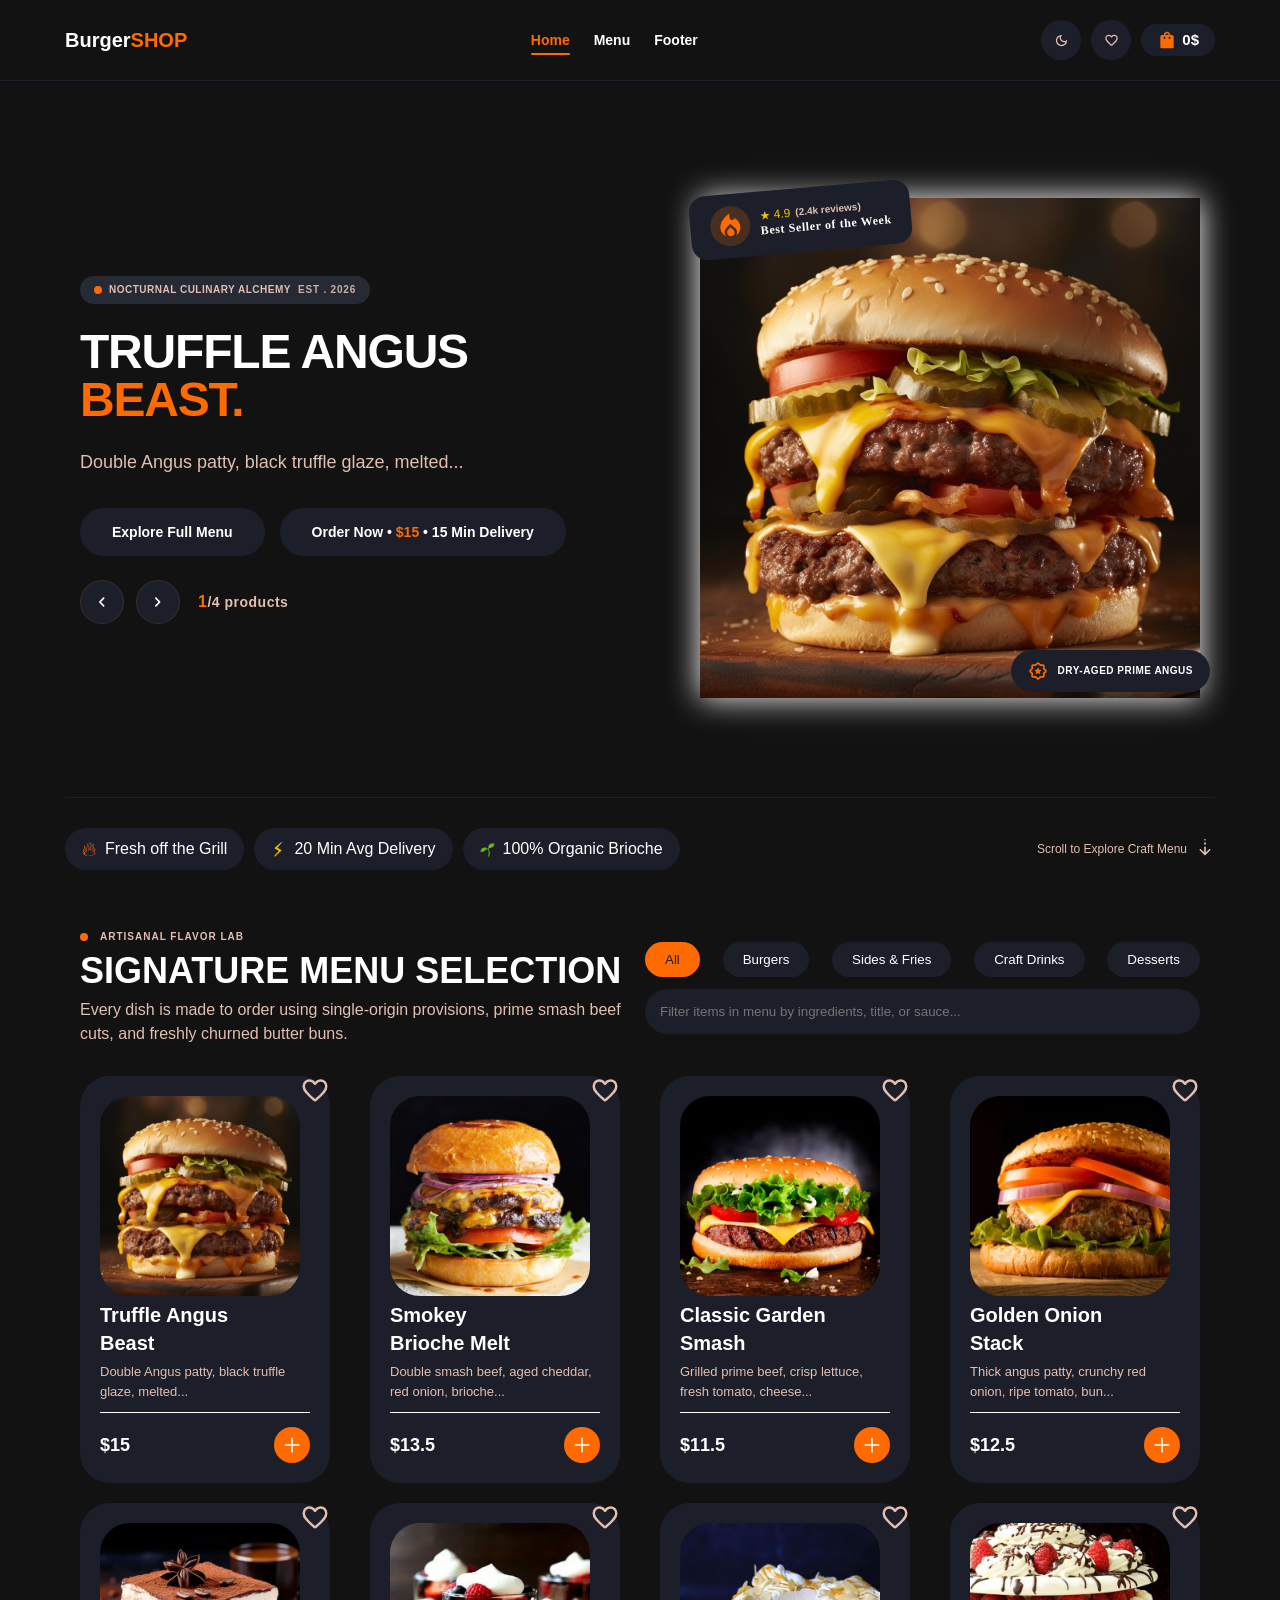
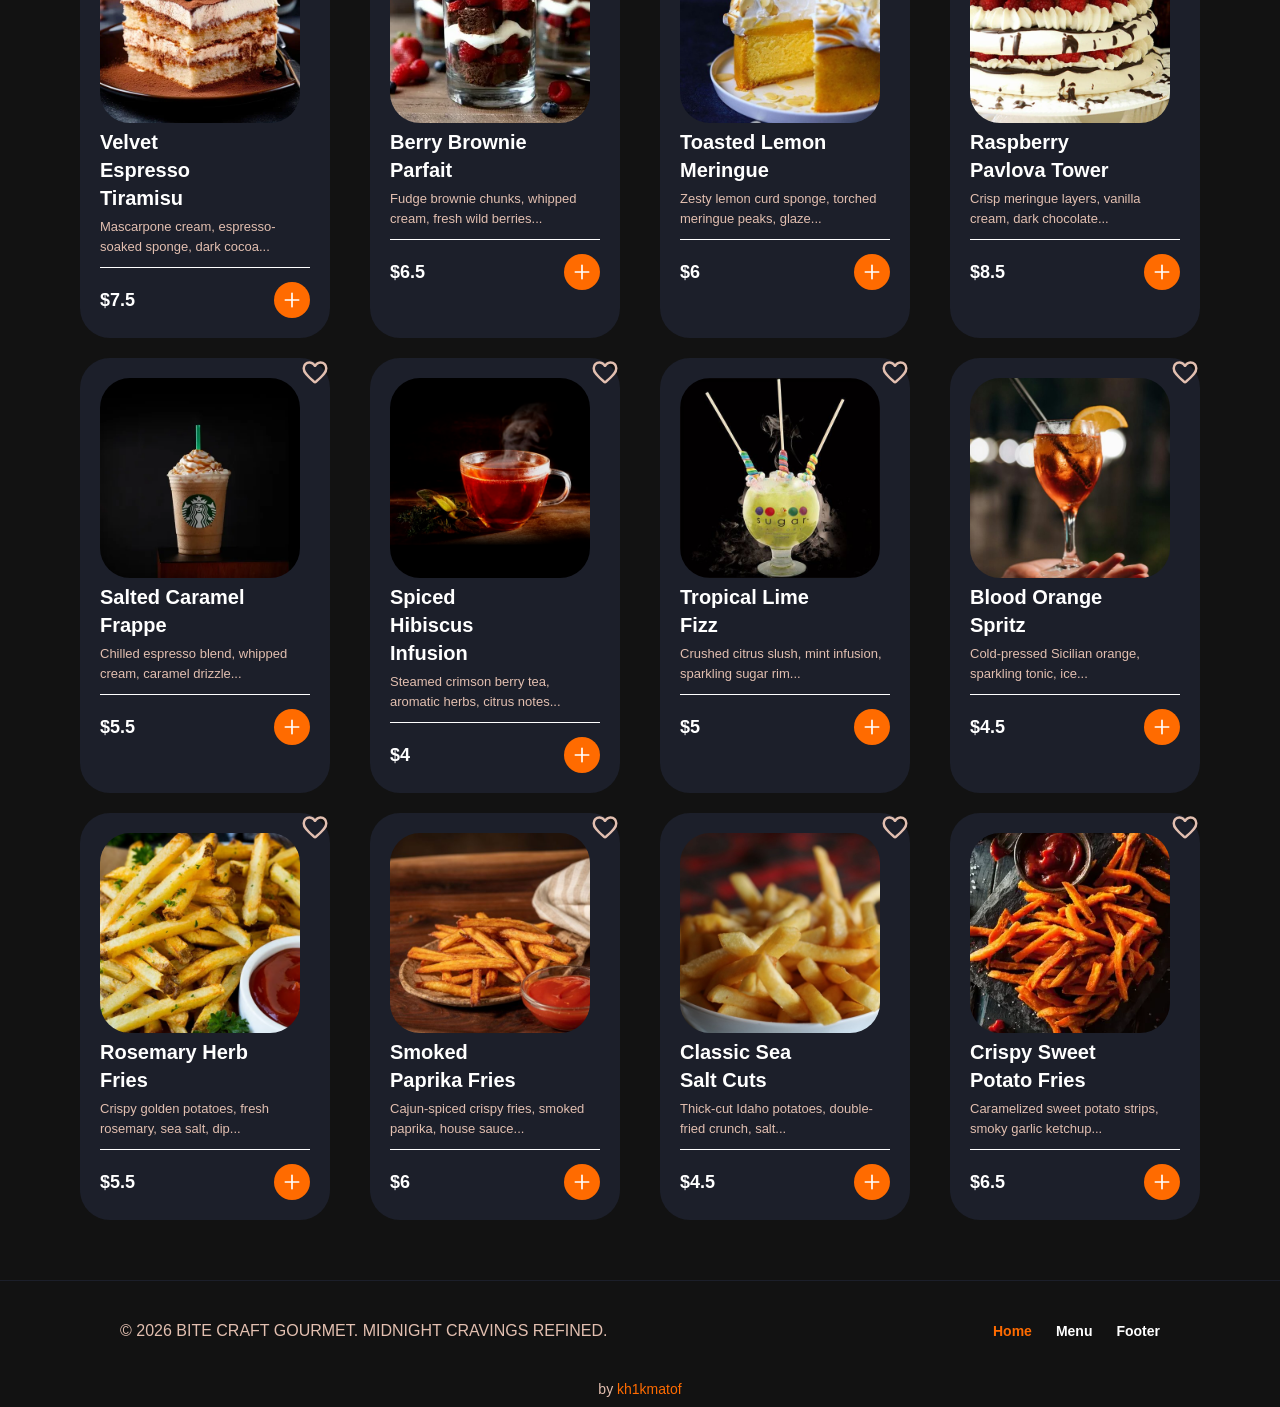
<file: index.html>
<!DOCTYPE html>
<html lang="en">

<head>
    <meta charset="UTF-8">
    <meta name="viewport" content="width=device-width, initial-scale=1.0">
    <title>BurgerSHOP</title>
    <link rel="stylesheet" href="styles/style.css">
</head>

<body class="dark-mode">
    <header class="header" id="home">
        <nav class="nav">
            <div class="container">
                <a href="#" class="nav-logo">Burger<span>SHOP</span></a>
                <ul class="nav_links">
                    <li><a class="nav_links-link active" href="#home">Home</a></li>
                    <li><a class="nav_links-link" href="#menu">Menu</a></li>
                    <li><a class="nav_links-link" href="#footer">Footer</a></li>
                </ul>
                <div class="nav_buttons">
                    <div class="nav__theme">
                        <button class="nav_buttons-theme active"><svg xmlns="http://www.w3.org/2000/svg" width="32"
                                height="32"
                                viewBox="0 0 24 24"><!-- Icon from Material Symbols by Google - https://github.com/google/material-design-icons/blob/master/LICENSE -->
                                <path fill="currentColor"
                                    d="M12 21q-3.75 0-6.375-2.625T3 12t2.625-6.375T12 3q.35 0 .688.025t.662.075q-1.025.725-1.638 1.888T11.1 7.5q0 2.25 1.575 3.825T16.5 12.9q1.375 0 2.525-.613T20.9 10.65q.05.325.075.662T21 12q0 3.75-2.625 6.375T12 21m0-2q2.2 0 3.95-1.213t2.55-3.162q-.5.125-1 .2t-1 .075q-3.075 0-5.238-2.163T9.1 7.5q0-.5.075-1t.2-1q-1.95.8-3.163 2.55T5 12q0 2.9 2.05 4.95T12 19m-.25-6.75" />
                            </svg></button>
                        <button class="nav_buttons-theme  "><svg xmlns="http://www.w3.org/2000/svg" width="32"
                                height="32"
                                viewBox="0 0 24 24"><!-- Icon from Material Symbols by Google - https://github.com/google/material-design-icons/blob/master/LICENSE -->
                                <path fill="currentColor"
                                    d="M11.288 4.713Q11 4.425 11 4V2q0-.425.288-.712T12 1t.713.288T13 2v2q0 .425-.288.713T12 5t-.712-.288M16.95 7.05q-.275-.275-.275-.687t.275-.713l1.4-1.425q.3-.3.712-.3t.713.3q.275.275.275.7t-.275.7L18.35 7.05q-.275.275-.7.275t-.7-.275M20 13q-.425 0-.713-.288T19 12t.288-.712T20 11h2q.425 0 .713.288T23 12t-.288.713T22 13zm-8.712 9.713Q11 22.425 11 22v-2q0-.425.288-.712T12 19t.713.288T13 20v2q0 .425-.288.713T12 23t-.712-.288M5.65 7.05l-1.425-1.4q-.3-.3-.3-.725t.3-.7q.275-.275.7-.275t.7.275L7.05 5.65q.275.275.275.7t-.275.7q-.3.275-.7.275t-.7-.275m12.7 12.725l-1.4-1.425q-.275-.3-.275-.712t.275-.688t.688-.275t.712.275l1.425 1.4q.3.275.288.7t-.288.725q-.3.3-.725.3t-.7-.3M2 13q-.425 0-.712-.288T1 12t.288-.712T2 11h2q.425 0 .713.288T5 12t-.288.713T4 13zm2.225 6.775q-.275-.275-.275-.7t.275-.7L5.65 16.95q.275-.275.687-.275t.713.275q.3.3.3.713t-.3.712l-1.4 1.4q-.3.3-.725.3t-.7-.3M7.75 16.25Q6 14.5 6 12t1.75-4.25T12 6t4.25 1.75T18 12t-1.75 4.25T12 18t-4.25-1.75m7.075-1.425Q16 13.65 16 12t-1.175-2.825T12 8T9.175 9.175T8 12t1.175 2.825T12 16t2.825-1.175M12 12" />
                            </svg></button>
                    </div>
                    <a href="favourite.html" class="nav_buttons-favourite"><svg xmlns="http://www.w3.org/2000/svg"
                            width="32" height="32"
                            viewBox="0 0 24 24"><!-- Icon from Material Symbols by Google - https://github.com/google/material-design-icons/blob/master/LICENSE -->
                            <path fill="currentColor"
                                d="M11.288 20.2q-.363-.125-.638-.4l-1.725-1.575q-2.65-2.425-4.787-4.812T2 8.15Q2 5.8 3.575 4.225T7.5 2.65q1.325 0 2.5.562t2 1.538q.825-.975 2-1.537t2.5-.563q2.35 0 3.925 1.575T22 8.15q0 2.875-2.125 5.275T15.05 18.25l-1.7 1.55q-.275.275-.637.4t-.713.125t-.712-.125M11.05 6.75q-.725-1.025-1.55-1.562t-2-.538q-1.5 0-2.5 1t-1 2.5q0 1.3.925 2.763t2.213 2.837t2.65 2.575T12 18.3q.85-.775 2.213-1.975t2.65-2.575t2.212-2.837T20 8.15q0-1.5-1-2.5t-2.5-1q-1.175 0-2 .538T12.95 6.75q-.175.25-.425.375T12 7.25t-.525-.125t-.425-.375m.95 4.725" />
                        </svg></a>
                    <a href="basket.html" class="nav_buttons-basket">
                        <svg xmlns="http://www.w3.org/2000/svg" width="32" height="32"
                            viewBox="0 0 24 24"><!-- Icon from Google Material Icons by Material Design Authors - https://github.com/material-icons/material-icons/blob/master/LICENSE -->
                            <path fill="currentColor"
                                d="M18 6h-2c0-2.21-1.79-4-4-4S8 3.79 8 6H6c-1.1 0-2 .9-2 2v12c0 1.1.9 2 2 2h12c1.1 0 2-.9 2-2V8c0-1.1-.9-2-2-2m-8 4c0 .55-.45 1-1 1s-1-.45-1-1V8h2zm2-6c1.1 0 2 .9 2 2h-4c0-1.1.9-2 2-2m4 6c0 .55-.45 1-1 1s-1-.45-1-1V8h2z" />
                        </svg>
                        <span>0$</span>
                    </a>
                </div>
            </div>
        </nav>
        <section class="header_section">
            <div class="container">
                <div class="header__div">
                    <div class="header__div_about">
                        <p class="header__about-text">NOCTURNAL CULINARY ALCHEMY</p>
                        <p class="header__about-year"> EST . 2026</p>
                    </div>
                    <div class="header__div_title hero-animate">
                        <h1 class="header__title-first" id="heroTitleFirst">CRAFTED BURGERS.</h1>
                        <h1 class="header__title-second" id="heroTitleSecond">UNFORGETTABLE BITES.</h1>
                    </div>
                    <p class="header__div-text hero-animate" id="heroText">
                        100% Angus smash beef, golden butter brioche, house-whipped
                        black truffle aioli, melted 24-month aged cheddar, and artisanal
                        smoked relish seared at 600°F.
                    </p>
                    <div class="header__div_buttons">
                        <a href="#menu" class="header__buttons-button">Explore Full Menu</a>
                        <button class="header__buttons-button" id="heroOrderBtn">
                            Order Now • <span id="heroPrice">$15</span> • 15 Min Delivery
                        </button>
                    </div>
                    <div class="header__div_arrows">
                        <button class="header__arrows-button" id="heroPrevBtn">
                            <svg xmlns="http://www.w3.org/2000/svg" width="32" height="32" viewBox="0 0 24 24">
                                <path fill="currentColor"
                                    d="m10.8 12l3.9 3.9q.275.275.275.7t-.275.7t-.7.275t-.7-.275l-4.6-4.6q-.15-.15-.212-.325T8.425 12t.063-.375t.212-.325l4.6-4.6q.275-.275.7-.275t.7.275t.275.7t-.275.7z" />
                            </svg>
                        </button>
                        <button class="header__arrows-button" id="heroNextBtn">
                            <svg xmlns="http://www.w3.org/2000/svg" width="32" height="32" viewBox="0 0 24 24">
                                <path fill="currentColor"
                                    d="M12.6 12L8.7 8.1q-.275-.275-.275-.7t.275-.7t.7-.275t.7.275l4.6 4.6q.15.15.213.325t.062.375t-.062.375t-.213.325l-4.6 4.6q-.275.275-.7.275t-.7-.275t-.275-.7t.275-.7z" />
                            </svg>
                        </button>

                        <!-- Slayd raqamini ko'rsatuvchi matn -->
                        <p class="header__arrows-count" id="heroSlideCount"><span>1</span>/4 products</p>
                    </div>
                </div>

                <div class="header__img">
                    <img class="header-img hero-animate" id="heroImg" src="images/header.png" alt="">
                    <div class="header__img_div">
                        <svg class="header__div-fire" xmlns="http://www.w3.org/2000/svg" width="32" height="32"
                            viewBox="0 0 24 24"><!-- Icon from Google Material Icons by Material Design Authors - https://github.com/material-icons/material-icons/blob/master/LICENSE -->
                            <path fill="currentColor"
                                d="m12 12.9l-2.13 2.09c-.56.56-.87 1.29-.87 2.07C9 18.68 10.35 20 12 20s3-1.32 3-2.94c0-.78-.31-1.52-.87-2.07z" />
                            <path fill="currentColor"
                                d="m16 6l-.44.55C14.38 8.02 12 7.19 12 5.3V2S4 6 4 13c0 2.92 1.56 5.47 3.89 6.86c-.56-.79-.89-1.76-.89-2.8c0-1.32.52-2.56 1.47-3.5L12 10.1l3.53 3.47c.95.93 1.47 2.17 1.47 3.5c0 1.02-.31 1.96-.85 2.75c1.89-1.15 3.29-3.06 3.71-5.3c.66-3.55-1.07-6.9-3.86-8.52" />
                        </svg>
                        <div class="header__img__about">
                            <div class="header___about_top">
                                <span class="header___about_top-span">★ 4.9</span>
                                <span class="header___about_top-review">(2.4k reviews)</span>
                            </div>
                            <p class="header__img__about-text">Best Seller of the Week</p>
                        </div>
                    </div>
                    <div class="header__img_dry">
                        <svg xmlns="http://www.w3.org/2000/svg" width="32" height="32"
                            viewBox="0 0 24 24"><!-- Icon from Material Symbols by Google - https://github.com/google/material-design-icons/blob/master/LICENSE -->
                            <path fill="currentColor"
                                d="m12 14.475l1.9 1.15q.275.175.55-.012t.2-.513l-.5-2.175l1.7-1.475q.25-.225.15-.537t-.45-.338l-2.225-.175l-.875-2.05q-.125-.3-.45-.3t-.45.3l-.875 2.05l-2.225.175q-.35.025-.45.338t.15.537l1.7 1.475l-.5 2.175q-.075.325.2.513t.55.012zM8.65 20H6q-.825 0-1.412-.587T4 18v-2.65L2.075 13.4q-.275-.3-.425-.662T1.5 12t.15-.737t.425-.663L4 8.65V6q0-.825.588-1.412T6 4h2.65l1.95-1.925q.3-.275.663-.425T12 1.5t.738.15t.662.425L15.35 4H18q.825 0 1.413.588T20 6v2.65l1.925 1.95q.275.3.425.663t.15.737t-.15.738t-.425.662L20 15.35V18q0 .825-.587 1.413T18 20h-2.65l-1.95 1.925q-.3.275-.662.425T12 22.5t-.737-.15t-.663-.425zm.85-2l2.5 2.5l2.5-2.5H18v-3.5l2.5-2.5L18 9.5V6h-3.5L12 3.5L9.5 6H6v3.5L3.5 12L6 14.5V18zm2.5-6" />
                        </svg>
                        <span class="header__img_dry-text">DRY-AGED PRIME ANGUS</span>
                    </div>
                </div>

                <div class="header__bottom">
                    <ul class="header__texts">
                        <li class="header__texts-text"><img src="images/icons/fire.svg" alt="">Fresh off the Grill</li>
                        <li class="header__texts-text"><img src="images/icons/light.svg" alt=""> 20 Min Avg Delivery
                        </li>
                        <li class="header__texts-text"><img src="images/icons/green.svg" alt="">100% Organic Brioche
                        </li>
                    </ul>
                    <a href="#menu" class="header__bottom-btn">
                        Scroll to Explore Craft Menu
                        <svg xmlns="http://www.w3.org/2000/svg" width="32" height="32"
                            viewBox="0 0 24 24"><!-- Icon from Material Symbols by Google - https://github.com/google/material-design-icons/blob/master/LICENSE -->
                            <path fill="currentColor"
                                d="M11.625 21.825q-.175-.075-.325-.225l-5.6-5.575q-.275-.275-.275-.7T5.7 14.6q.3-.3.713-.3t.712.3L11 18.5v-6.175q0-.425.288-.712t.712-.288t.713.288t.287.712V18.5l3.9-3.9q.275-.275.688-.275t.712.3q.275.275.275.7t-.275.7L12.7 21.6q-.15.15-.325.225T12 21.9t-.375-.075m-.337-12.787Q11 8.75 11 8.325v-1q0-.425.288-.712T12 6.325t.713.288t.287.712v1q0 .425-.288.713T12 9.325t-.712-.287m0-5Q11 3.75 11 3.325t.288-.712t.712-.288t.713.288t.287.712t-.288.713t-.712.287t-.712-.288" />
                        </svg>
                    </a>
                </div>
            </div>
        </section>
    </header>

    <main class="main" id="menu">
        <section class="menu">
            <div class="container">
                <div class="menu_top">

                    <div class="menu_about">
                        <p class="menu-top">ARTISANAL FLAVOR LAB</p>
                        <h1 class="menu-title">SIGNATURE MENU SELECTION</h1>
                        <p class="menu-text">
                            Every dish is made to order using single-origin provisions, prime smash beef cuts,
                            and freshly churned butter buns.
                        </p>
                    </div>
                    <div class="menu_filter">
                        <div class="menu__buttons">
                            <button class="menu__buttons-button active">All</button>
                            <button class="menu__buttons-button">Burgers</button>
                            <button class="menu__buttons-button">Sides & Fries</button>
                            <button class="menu__buttons-button">Craft Drinks</button>
                            <button class="menu__buttons-button">Desserts</button>
                        </div>
                        <input type="text" class="menu_filter-input"
                            placeholder="Filter items in menu by ingredients, title, or sauce...">
                    </div>
                </div>
                <div class="menu_cards">
                    <!-- <div class="menu__card">
                        <div class="menu_favourite">
                            <button class="menu-favourite">
                                <svg class="menu-favourite-svg " xmlns="http://www.w3.org/2000/svg" width="32" height="32"
                                    viewBox="0 0 24 24">
                                    <path fill="currentColor"
                                        d="M11.288 20.2q-.363-.125-.638-.4l-1.725-1.575q-2.65-2.425-4.787-4.812T2 8.15Q2 5.8 3.575 4.225T7.5 2.65q1.325 0 2.5.562t2 1.538q.825-.975 2-1.537t2.5-.563q2.35 0 3.925 1.575T22 8.15q0 2.875-2.125 5.275T15.05 18.25l-1.7 1.55q-.275.275-.637.4t-.713.125t-.712-.125" />
                                </svg>
                                <svg class="menu-favourite-svg active" xmlns="http://www.w3.org/2000/svg" width="32" height="32"
                                    viewBox="0 0 24 24">
                                    <path fill="currentColor"
                                        d="M11.288 20.2q-.363-.125-.638-.4l-1.725-1.575q-2.65-2.425-4.787-4.812T2 8.15Q2 5.8 3.575 4.225T7.5 2.65q1.325 0 2.5.562t2 1.538q.825-.975 2-1.537t2.5-.563q2.35 0 3.925 1.575T22 8.15q0 2.875-2.125 5.275T15.05 18.25l-1.7 1.55q-.275.275-.637.4t-.713.125t-.712-.125M11.05 6.75q-.725-1.025-1.55-1.562t-2-.538q-1.5 0-2.5 1t-1 2.5q0 1.3.925 2.763t2.213 2.837t2.65 2.575T12 18.3q.85-.775 2.213-1.975t2.65-2.575t2.212-2.837T20 8.15q0-1.5-1-2.5t-2.5-1q-1.175 0-2 .538T12.95 6.75q-.175.25-.425.375T12 7.25t-.525-.125t-.425-.375m.95 4.725" />
                                </svg>
                            </button>
                        </div>
                        <div class="menu__card_about">
                            <img class="menu__card-img" src="images/burgers/burger1.jpeg" alt="">

                            <h3 class="menu__card-title">
                                Truffle Angus Beast
                            </h3>
                            <p class="menu__card-text">Double Angus patty, black truffle glaze, melted…</p>
                        </div>
                        <div class="menu__card_price">
                            <p class="menu__card-price">15$</p>
                            <button class="menu__card-add">+</button>
                        </div>
                    </div> -->
                </div>
                <div class="none_result">
                    <img src="images/no-results.svg" alt="No results found" width="260">
                    <h3>NO RESULTS FOUND</h3>
                    <p>Looks like they're all gone! Try searching for something else.</p>
                </div>
            </div>
        </section>
    </main>

    <footer class="footer" id="footer">
        <div class="container">
            <div class="footer_links">
                <p class="footer-text">© 2026 BITE CRAFT GOURMET. MIDNIGHT CRAVINGS REFINED.</p>
                <ul class="nav_links">
                    <li><a class="nav_links-link" href="#home">Home</a></li>
                    <li><a class="nav_links-link" href="#menu">Menu</a></li>
                    <li><a class="nav_links-link" href="#footer">Footer</a></li>
                </ul>
            </div>
        </div>
        <p class="kh1kmatof">by <a href="https://github.com/kh1kmatof" target="_blank">kh1kmatof</a></p>
    </footer>

    <script type="module" src="js/main.js"></script>
</body>

</html>
</file>
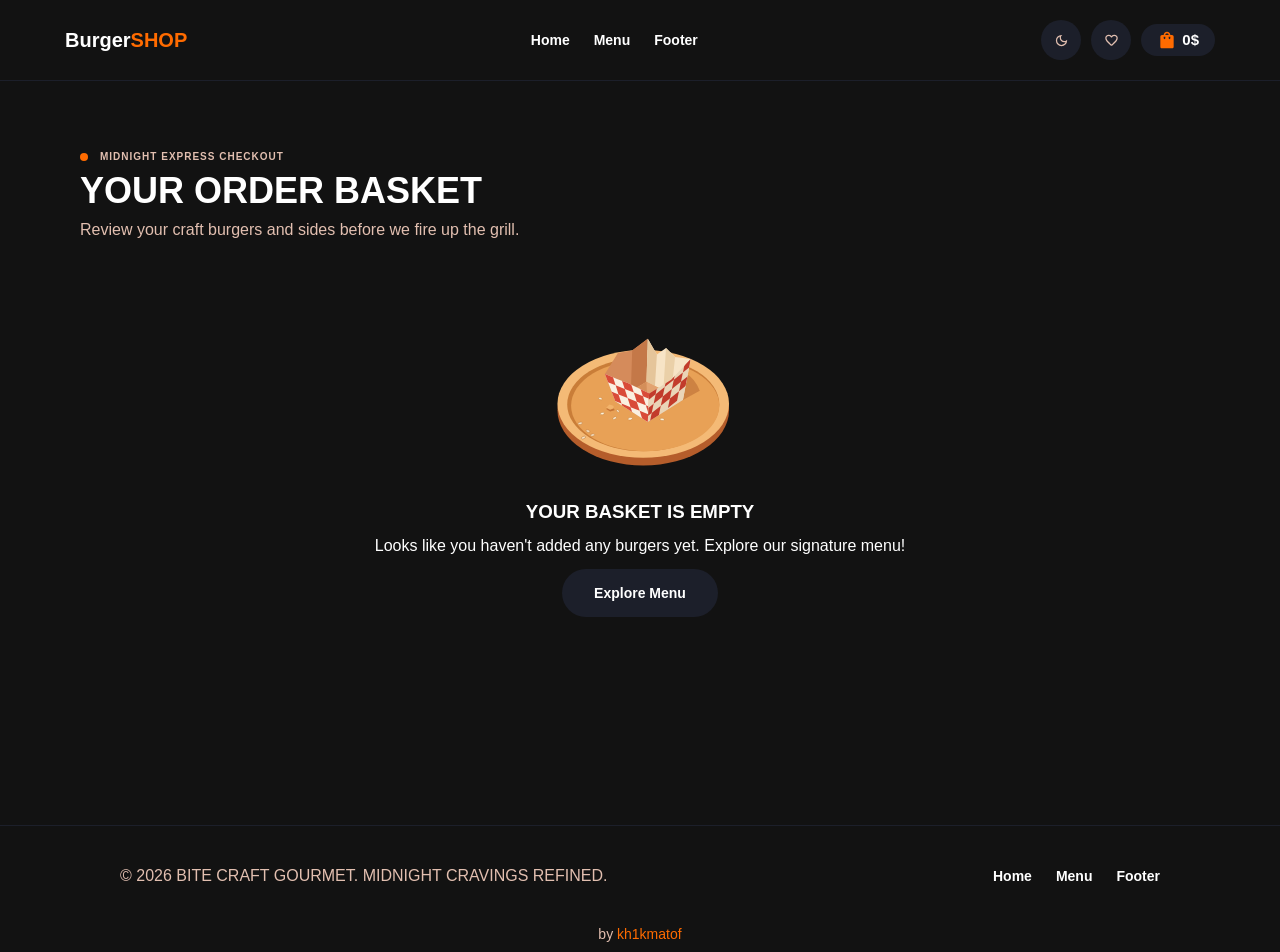
<file: basket.html>
<!DOCTYPE html>
<html lang="en">

<head>
    <meta charset="UTF-8">
    <meta name="viewport" content="width=device-width, initial-scale=1.0">
    <title>BurgerSHOP • Basket</title>
    <link rel="stylesheet" href="styles/style.css">
</head>

<body class="dark-mode">
    <nav class="nav">
        <div class="container">
            <a href="index.html" class="nav-logo">Burger<span>SHOP</span></a>
            <ul class="nav_links">
                <li><a class="nav_links-link" href="index.html#home">Home</a></li>
                <li><a class="nav_links-link" href="index.html#menu">Menu</a></li>
                <li><a class="nav_links-link" href="index.html#footer">Footer</a></li>
            </ul>
            <div class="nav_buttons">
                <div class="nav__theme">
                    <button class="nav_buttons-theme active">
                        <svg xmlns="http://www.w3.org/2000/svg" width="32" height="32" viewBox="0 0 24 24">
                            <path fill="currentColor"
                                d="M12 21q-3.75 0-6.375-2.625T3 12t2.625-6.375T12 3q.35 0 .688.025t.662.075q-1.025.725-1.638 1.888T11.1 7.5q0 2.25 1.575 3.825T16.5 12.9q1.375 0 2.525-.613T20.9 10.65q.05.325.075.662T21 12q0 3.75-2.625 6.375T12 21m0-2q2.2 0 3.95-1.213t2.55-3.162q-.5.125-1 .2t-1 .075q-3.075 0-5.238-2.163T9.1 7.5q0-.5.075-1t.2-1q-1.95.8-3.163 2.55T5 12q0 2.9 2.05 4.95T12 19m-.25-6.75" />
                        </svg>
                    </button>
                    <button class="nav_buttons-theme">
                        <svg xmlns="http://www.w3.org/2000/svg" width="32" height="32" viewBox="0 0 24 24">
                            <path fill="currentColor"
                                d="M11.288 4.713Q11 4.425 11 4V2q0-.425.288-.712T12 1t.713.288T13 2v2q0 .425-.288.713T12 5t-.712-.288M16.95 7.05q-.275-.275-.275-.687t.275-.713l1.4-1.425q.3-.3.712-.3t.713.3q.275.275.275.7t-.275.7L18.35 7.05q-.275.275-.7.275t-.7-.275M20 13q-.425 0-.713-.288T19 12t.288-.712T20 11h2q.425 0 .713.288T23 12t-.288.713T22 13zm-8.712 9.713Q11 22.425 11 22v-2q0-.425.288-.712T12 19t.713.288T13 20v2q0 .425-.288.713T12 23t-.712-.288M5.65 7.05l-1.425-1.4q-.3-.3-.3-.725t.3-.7q.275-.275.7-.275t.7.275L7.05 5.65q.275.275.275.7t-.275.7q-.3.275-.7.275t-.7-.275m12.7 12.725l-1.4-1.425q-.275-.3-.275-.712t.275-.688t.688-.275t.712.275l1.425 1.4q.3.275.288.7t-.288.725q-.3.3-.725.3t-.7-.3M2 13q-.425 0-.712-.288T1 12t.288-.712T2 11h2q.425 0 .713.288T5 12t-.288.713T4 13zm2.225 6.775q-.275-.275-.275-.7t.275-.7L5.65 16.95q.275-.275.687-.275t.713.275q.3.3.3.713t-.3.712l-1.4 1.4q-.3.3-.725.3t-.7-.3M7.75 16.25Q6 14.5 6 12t1.75-4.25T12 6t4.25 1.75T18 12t-1.75 4.25T12 18t-4.25-1.75m7.075-1.425Q16 13.65 16 12t-1.175-2.825T12 8T9.175 9.175T8 12t1.175 2.825T12 16t2.825-1.175M12 12" />
                        </svg>
                    </button>
                </div>
                <a href="favourite.html" class="nav_buttons-favourite">
                    <svg xmlns="http://www.w3.org/2000/svg" width="32" height="32" viewBox="0 0 24 24">
                        <path fill="currentColor"
                            d="M11.288 20.2q-.363-.125-.638-.4l-1.725-1.575q-2.65-2.425-4.787-4.812T2 8.15Q2 5.8 3.575 4.225T7.5 2.65q1.325 0 2.5.562t2 1.538q.825-.975 2-1.537t2.5-.563q2.35 0 3.925 1.575T22 8.15q0 2.875-2.125 5.275T15.05 18.25l-1.7 1.55q-.275.275-.637.4t-.713.125t-.712-.125M11.05 6.75q-.725-1.025-1.55-1.562t-2-.538q-1.5 0-2.5 1t-1 2.5q0 1.3.925 2.763t2.213 2.837t2.65 2.575T12 18.3q.85-.775 2.213-1.975t2.65-2.575t2.212-2.837T20 8.15q0-1.5-1-2.5t-2.5-1q-1.175 0-2 .538T12.95 6.75q-.175.25-.425.375T12 7.25t-.525-.125t-.425-.375m.95 4.725" />
                    </svg>
                </a>
                <a href="basket.html" class="nav_buttons-basket active">
                    <svg xmlns="http://www.w3.org/2000/svg" width="32" height="32" viewBox="0 0 24 24">
                        <path fill="currentColor"
                            d="M18 6h-2c0-2.21-1.79-4-4-4S8 3.79 8 6H6c-1.1 0-2 .9-2 2v12c0 1.1.9 2 2 2h12c1.1 0 2-.9 2-2V8c0-1.1-.9-2-2-2m-8 4c0 .55-.45 1-1 1s-1-.45-1-1V8h2zm2-6c1.1 0 2 .9 2 2h-4c0-1.1.9-2 2-2m4 6c0 .55-.45 1-1 1s-1-.45-1-1V8h2z" />
                    </svg>
                    <span>0$</span>
                </a>
            </div>
        </div>
    </nav>

    <main class="main basket-page">
        <section class="menu">
            <div class="container">
                <div class="menu_top">
                    <div class="menu_about">
                        <p class="menu-top">MIDNIGHT EXPRESS CHECKOUT</p>
                        <h1 class="menu-title">YOUR ORDER BASKET</h1>
                        <p class="menu-text">
                            Review your craft burgers and sides before we fire up the grill.
                        </p>
                    </div>
                </div>

                <!-- Savatcha ichidagi mahsulotlar va hisob-kitob qutisi -->
                <div class="basket_wrapper" id="basketWrapper">
                    <div class="basket_list" id="basketList">
                        <!-- JS orqali tanlangan mahsulotlar shu yerga chiqadi -->
                    </div>

                    <div class="basket_summary">
                        <h3 class="basket_summary-title">Order Summary</h3>
                        <div class="basket_summary-row">
                            <span>Items Subtotal</span>
                            <span id="subtotalPrice">$0</span>
                        </div>
                        <div class="basket_summary-row">
                            <span>15-Min Express Delivery</span>
                            <span class="free-delivery">FREE</span>
                        </div>
                        <div class="basket_summary-total">
                            <span>Total</span>
                            <span id="totalPrice">$0</span>
                        </div>
                        <button class="basket_checkout-btn" id="checkoutBtn">Place Order Now</button>
                        <button class="basket_clear-btn" id="clearBasketBtn">Clear Basket</button>
                    </div>
                </div>

                <!-- Savatcha bo'sh bo'lganda chiqadigan oyna -->
                <div class="none_result" id="emptyBasket">
                    <img src="images/no-results.svg" alt="Empty basket" width="260">
                    <h3>YOUR BASKET IS EMPTY</h3>
                    <p>Looks like you haven't added any burgers yet. Explore our signature menu!</p>
                    <a href="index.html#menu" class="header__buttons-button">Explore Menu</a>
                </div>
            </div>
        </section>
    </main>

    <footer class="footer" id="footer">
        <div class="container">
            <div class="footer_links">
                <p class="footer-text">© 2026 BITE CRAFT GOURMET. MIDNIGHT CRAVINGS REFINED.</p>
                <ul class="nav_links">
                    <li><a class="nav_links-link" href="index.html#home">Home</a></li>
                    <li><a class="nav_links-link" href="index.html#menu">Menu</a></li>
                    <li><a class="nav_links-link" href="index.html#footer">Footer</a></li>
                </ul>
            </div>
        </div>
        <p class="kh1kmatof">by <a href="https://github.com/kh1kmatof" target="_blank">kh1kmatof</a></p>
    </footer>

    <script type="module" src="js/functions/basket-page.js"></script>
</body>

</html>
</file>
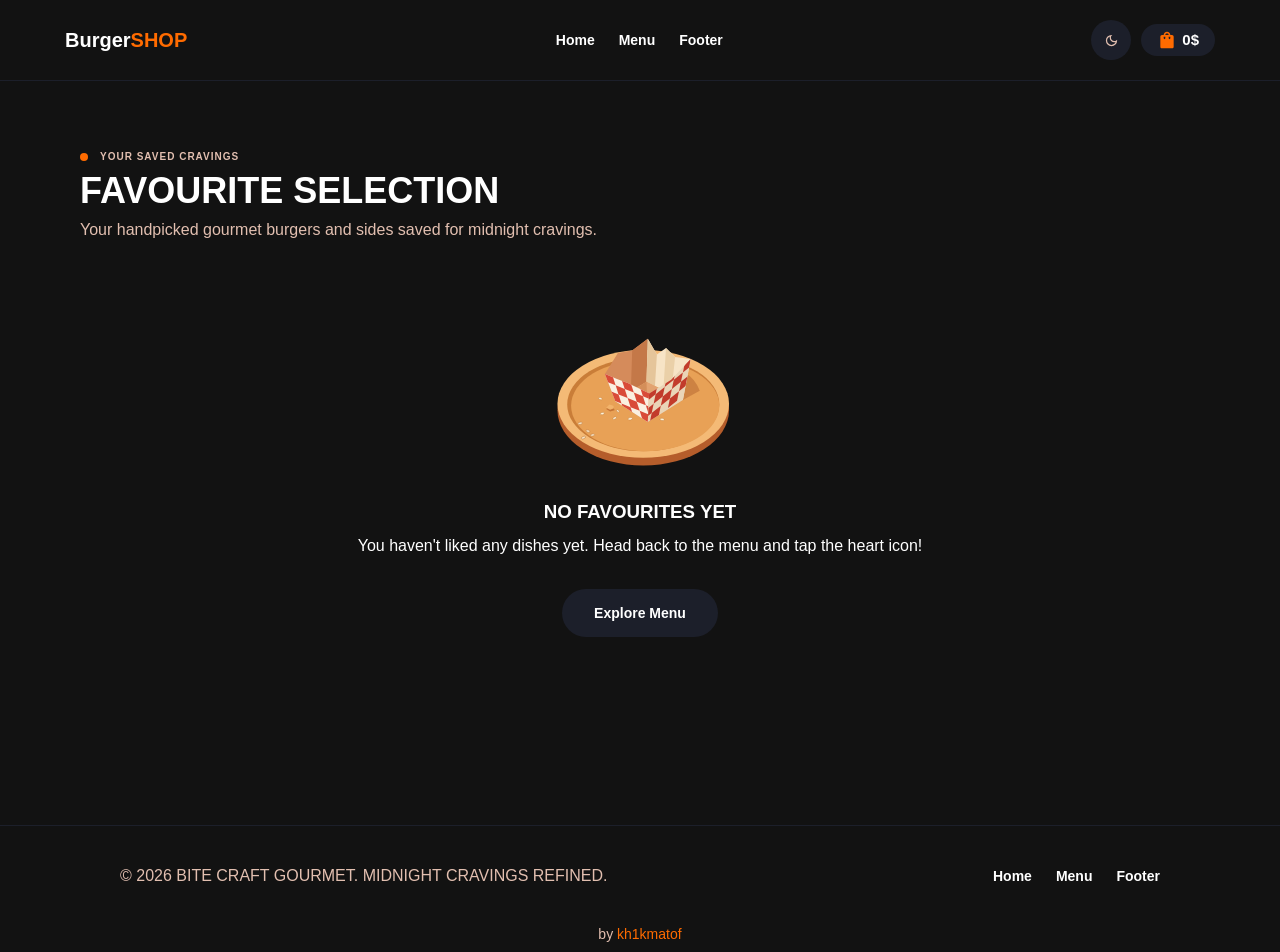
<file: favourite.html>
<!DOCTYPE html>
<html lang="en">

<head>
    <meta charset="UTF-8">
    <meta name="viewport" content="width=device-width, initial-scale=1.0">
    <title>BurgerSHOP • Favourites</title>
    <link rel="stylesheet" href="styles/style.css">
</head>

<body class="dark-mode">
    <nav class="nav">
        <div class="container">
            <a href="index.html" class="nav-logo">Burger<span>SHOP</span></a>
            <ul class="nav_links">
                <li><a class="nav_links-link" href="index.html#home">Home</a></li>
                <li><a class="nav_links-link" href="index.html#menu">Menu</a></li>
                <li><a class="nav_links-link" href="index.html#footer">Footer</a></li>
            </ul>
            <div class="nav_buttons">
                <div class="nav__theme">
                    <button class="nav_buttons-theme active">
                        <svg xmlns="http://www.w3.org/2000/svg" width="32" height="32" viewBox="0 0 24 24">
                            <path fill="currentColor"
                                d="M12 21q-3.75 0-6.375-2.625T3 12t2.625-6.375T12 3q.35 0 .688.025t.662.075q-1.025.725-1.638 1.888T11.1 7.5q0 2.25 1.575 3.825T16.5 12.9q1.375 0 2.525-.613T20.9 10.65q.05.325.075.662T21 12q0 3.75-2.625 6.375T12 21m0-2q2.2 0 3.95-1.213t2.55-3.162q-.5.125-1 .2t-1 .075q-3.075 0-5.238-2.163T9.1 7.5q0-.5.075-1t.2-1q-1.95.8-3.163 2.55T5 12q0 2.9 2.05 4.95T12 19m-.25-6.75" />
                        </svg>
                    </button>
                    <button class="nav_buttons-theme">
                        <svg xmlns="http://www.w3.org/2000/svg" width="32" height="32" viewBox="0 0 24 24">
                            <path fill="currentColor"
                                d="M11.288 4.713Q11 4.425 11 4V2q0-.425.288-.712T12 1t.713.288T13 2v2q0 .425-.288.713T12 5t-.712-.288M16.95 7.05q-.275-.275-.275-.687t.275-.713l1.4-1.425q.3-.3.712-.3t.713.3q.275.275.275.7t-.275.7L18.35 7.05q-.275.275-.7.275t-.7-.275M20 13q-.425 0-.713-.288T19 12t.288-.712T20 11h2q.425 0 .713.288T23 12t-.288.713T22 13zm-8.712 9.713Q11 22.425 11 22v-2q0-.425.288-.712T12 19t.713.288T13 20v2q0 .425-.288.713T12 23t-.712-.288M5.65 7.05l-1.425-1.4q-.3-.3-.3-.725t.3-.7q.275-.275.7-.275t.7.275L7.05 5.65q.275.275.275.7t-.275.7q-.3.275-.7.275t-.7-.275m12.7 12.725l-1.4-1.425q-.275-.3-.275-.712t.275-.688t.688-.275t.712.275l1.425 1.4q.3.275.288.7t-.288.725q-.3.3-.725.3t-.7-.3M2 13q-.425 0-.712-.288T1 12t.288-.712T2 11h2q.425 0 .713.288T5 12t-.288.713T4 13zm2.225 6.775q-.275-.275-.275-.7t.275-.7L5.65 16.95q.275-.275.687-.275t.713.275q.3.3.3.713t-.3.712l-1.4 1.4q-.3.3-.725.3t-.7-.3M7.75 16.25Q6 14.5 6 12t1.75-4.25T12 6t4.25 1.75T18 12t-1.75 4.25T12 18t-4.25-1.75m7.075-1.425Q16 13.65 16 12t-1.175-2.825T12 8T9.175 9.175T8 12t1.175 2.825T12 16t2.825-1.175M12 12" />
                        </svg>
                    </button>
                </div>
                <a href="basket.html" class="nav_buttons-basket">
                    <svg xmlns="http://www.w3.org/2000/svg" width="32" height="32" viewBox="0 0 24 24">
                        <path fill="currentColor"
                            d="M18 6h-2c0-2.21-1.79-4-4-4S8 3.79 8 6H6c-1.1 0-2 .9-2 2v12c0 1.1.9 2 2 2h12c1.1 0 2-.9 2-2V8c0-1.1-.9-2-2-2m-8 4c0 .55-.45 1-1 1s-1-.45-1-1V8h2zm2-6c1.1 0 2 .9 2 2h-4c0-1.1.9-2 2-2m4 6c0 .55-.45 1-1 1s-1-.45-1-1V8h2z" />
                    </svg>
                    <span>0$</span>
                </a>
            </div>
        </div>
    </nav>

    <main class="main" style="padding-top: 120px; min-height: 85vh;">
        <section class="menu">
            <div class="container">
                <div class="menu_top">
                    <div class="menu_about">
                        <p class="menu-top">YOUR SAVED CRAVINGS</p>
                        <h1 class="menu-title">FAVOURITE SELECTION</h1>
                        <p class="menu-text">
                            Your handpicked gourmet burgers and sides saved for midnight cravings.
                        </p>
                    </div>
                </div>

                <div class="menu_cards" id="favCards"></div>

                <div class="none_result" id="emptyFav">
                    <img src="images/no-results.svg" alt="No favourites found" width="260">
                    <h3>NO FAVOURITES YET</h3>
                    <p>You haven't liked any dishes yet. Head back to the menu and tap the heart icon!</p>
                    <a href="index.html#menu" class="header__buttons-button" style="display: inline-block; margin-top: 20px;">
                        Explore Menu
                    </a>
                </div>
            </div>
        </section>
    </main>

    <footer class="footer" id="footer">
        <div class="container">
            <div class="footer_links">
                <p class="footer-text">© 2026 BITE CRAFT GOURMET. MIDNIGHT CRAVINGS REFINED.</p>
                <ul class="nav_links">
                    <li><a class="nav_links-link" href="index.html#home">Home</a></li>
                    <li><a class="nav_links-link" href="index.html#menu">Menu</a></li>
                    <li><a class="nav_links-link" href="index.html#footer">Footer</a></li>
                </ul>
            </div>
        </div>
        <p class="kh1kmatof">by <a href="https://github.com/kh1kmatof-official" target="_blank">kh1kmatof</a></p>
    </footer>

    <script type="module" src="js/functions/favourite-page.js"></script>
</body>

</html>
</file>
<file: styles/style.css>
@import 'variable.css';
@import 'header.css';
@import 'main.css';
@import 'footer.css';
@import 'basket.css';

* {
    margin: 0;
    padding: 0;
    box-sizing: border-box;
    font-family: 'Segoe UI', Tahoma, Geneva, Verdana, sans-serif;
    scroll-behavior: smooth;
}

body {
    background: var(--bg-color);
    transition: var(--effect-2s);
}

button {
    border: none;
    background: none;
    cursor: pointer;
}

ul {
    list-style: none;
}

a {
    text-decoration: none;
}
</file>
